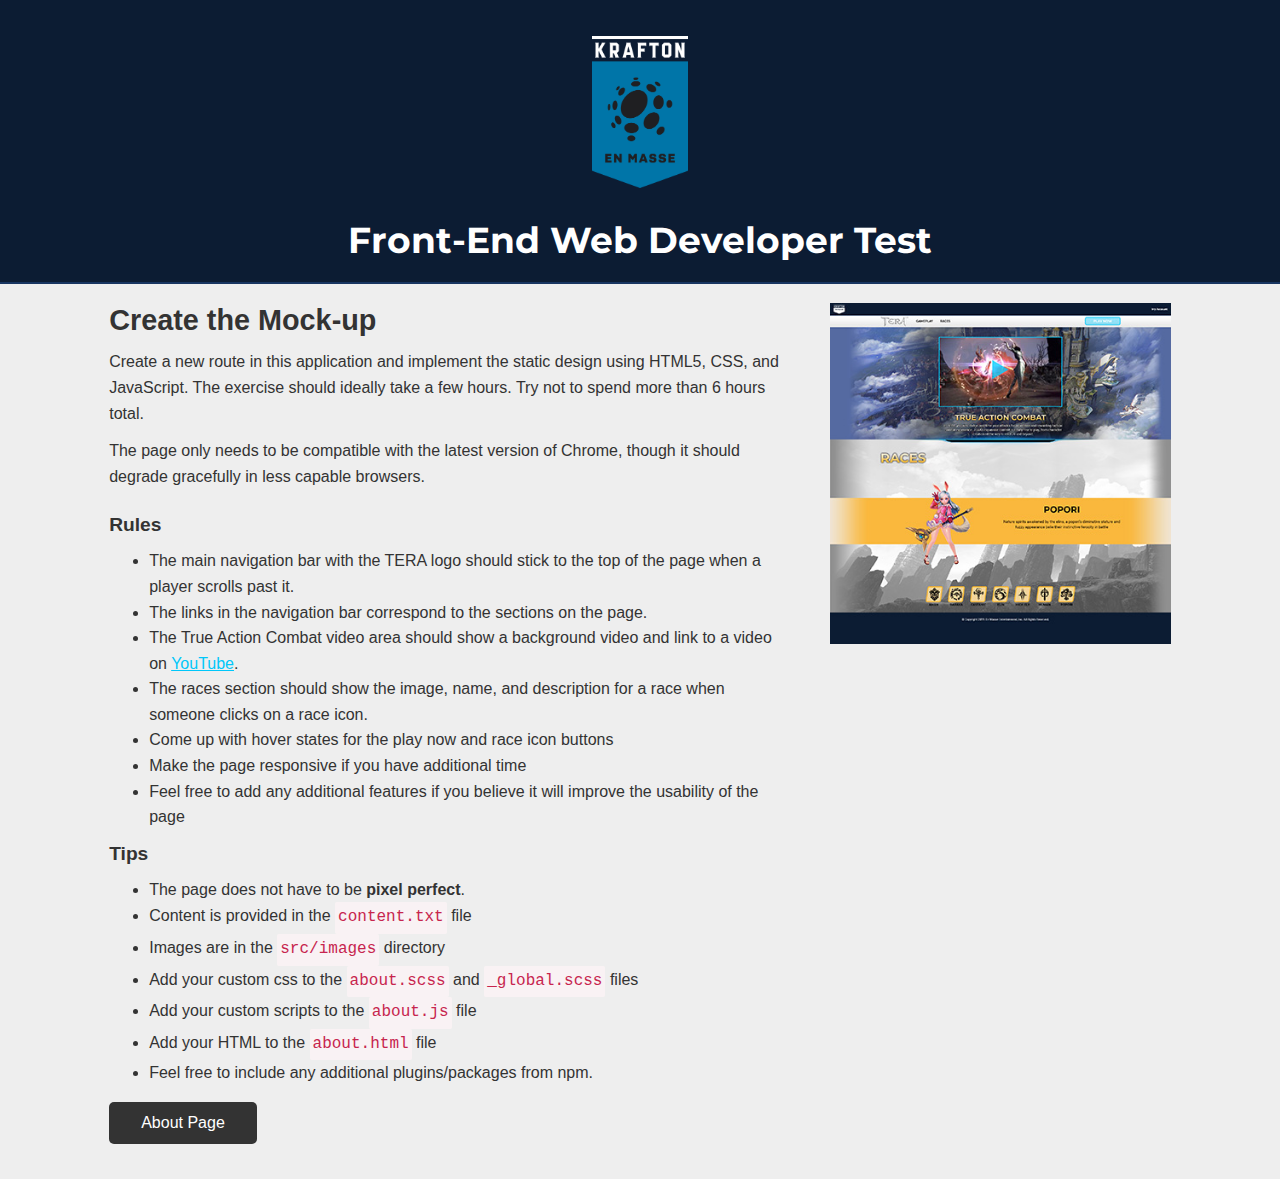
<file: public/index.html>
<!DOCTYPE html>
<html lang="en">
<head>
    <meta charset="utf-8">
    <title>Front-End Web Developer Test | En Masse Entertainment</title>
<link href="../css/index.css" rel="stylesheet"></head>
<body>
    <header class="bg-primary">
        <img src="../images/enmasse-logo-main.png" alt="En Masse Entertainment"/>
        <h1>Front-End Web Developer Test</h1>
    </header>

    <section class="bg-light">
        <div id="instructions" class="container">
            <div class="desc">
                <h2>Create the Mock-up</h2>
                <p>Create a new route in this application and implement the static design using HTML5, CSS, and JavaScript. The exercise should ideally take a few hours. Try not to spend more than 6 hours total.</p>

                <p>The page only needs to be compatible with the latest version of Chrome, though it should degrade gracefully in less capable browsers.</p>

                <h3>Rules</h3>
                <ul>
                    <li>The main navigation bar with the TERA logo should stick to the top of the page when a player scrolls past it.</li>
                    <li>The links in the navigation bar correspond to the sections on the page.</li>
                    <li>The True Action Combat video area should show a background video and link to a video on <a href="https://www.youtube.com/watch?time_continue=2&v=2Le_VBtChpc">YouTube</a>.</li>
                    <li>The races section should show the image, name, and description for a race when someone clicks on a race icon.</li>
                    <li>Come up with hover states for the play now and race icon buttons</li>
                    <li>Make the page responsive if you have additional time</li>
                    <li>Feel free to add any additional features if you believe it will improve the usability of the page</li>
                </ul>

                <h3>Tips</h3>
                <ul>
                    <li>The page does not have to be <strong>pixel perfect</strong>.</li>
                    <li>Content is provided in the <code>content.txt</code> file</li>
                    <li>Images are in the <code>src/images</code> directory</li>
                    <li>Add your custom css to the <code>about.scss</code> and <code>_global.scss</code> files</li>
                    <li>Add your custom scripts to the <code>about.js</code> file</li>
                    <li>Add your HTML to the <code>about.html</code> file</li>
                    <li>Feel free to include any additional plugins/packages from npm.</li>
                </ul>

                <a href="/about.html" class="btn" title="About TERA">About Page</a>
            </div>
            <div class="mockup">
                <a href="../images/mock-up.jpg"><img src="../images/mock-up-thumb.jpg" alt="TERA About page mock-up"/></a>
            </div>
        </div>

    </section>
<script type="text/javascript" src="../js/index.js"></script></body>
</html>
</file>
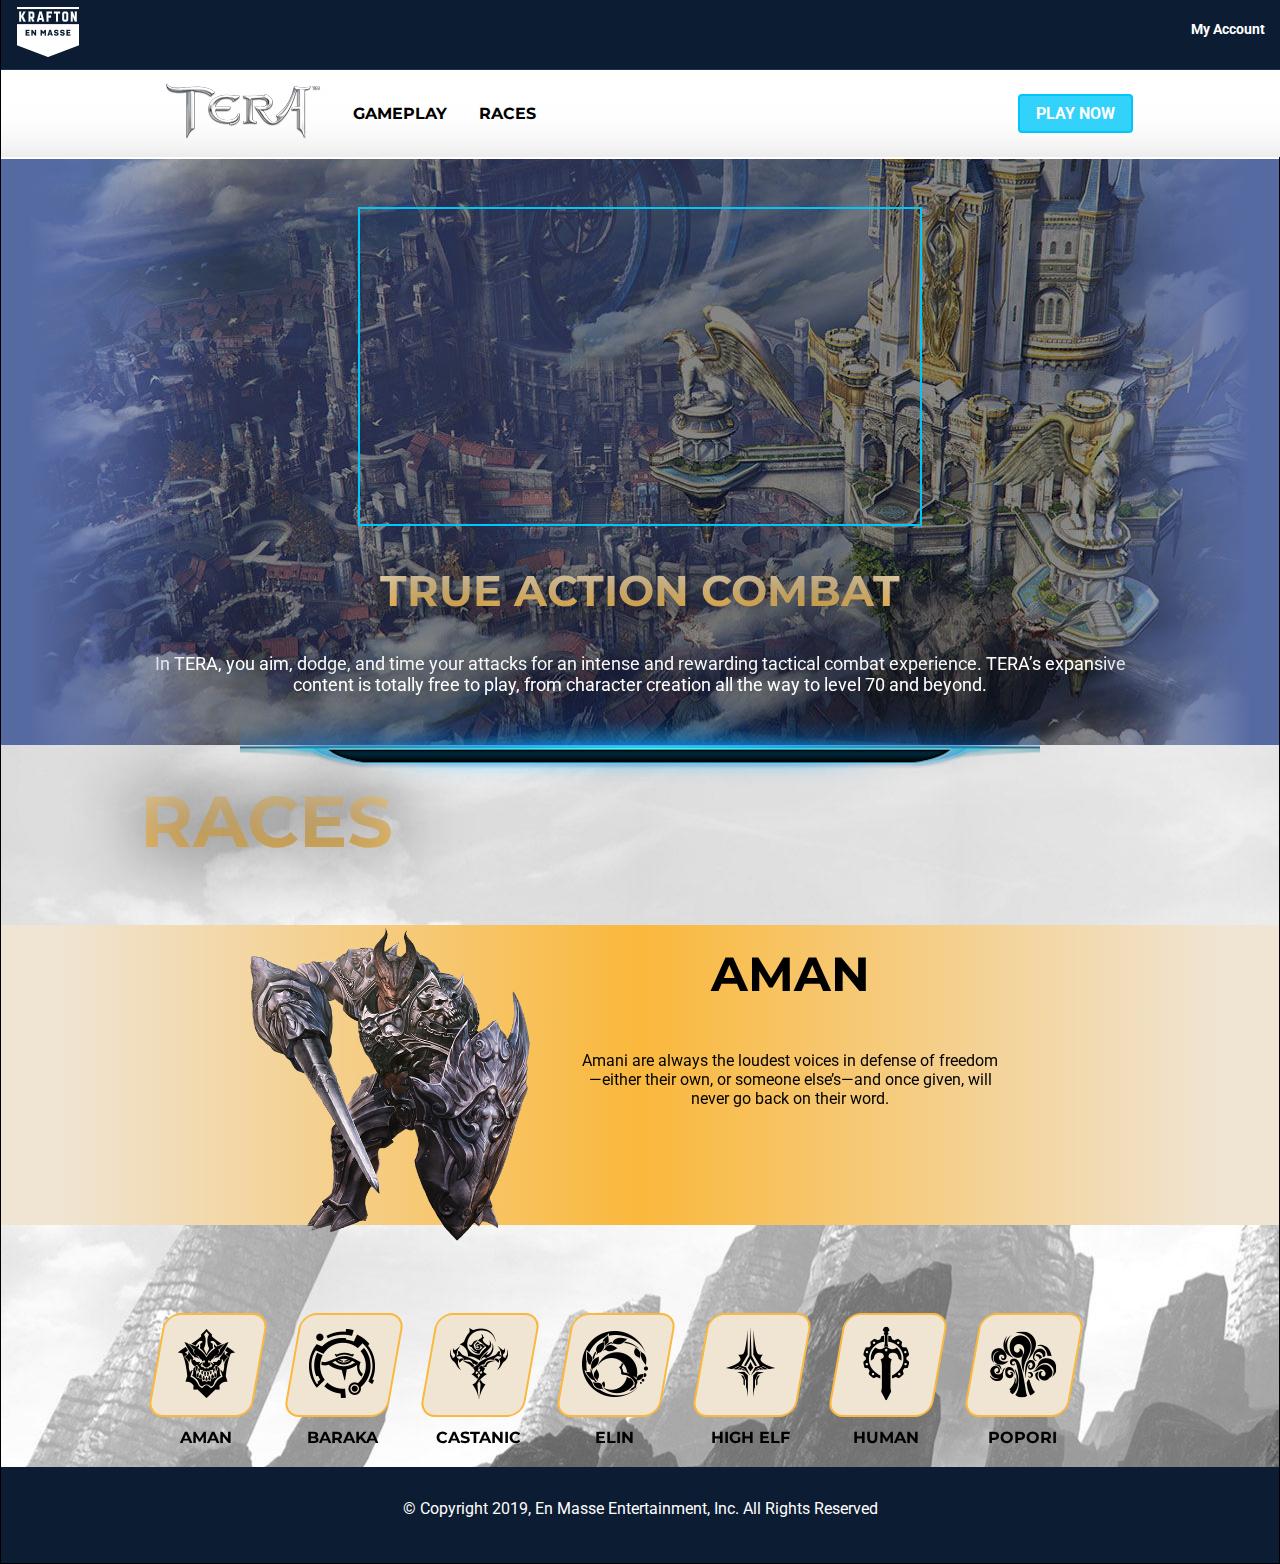
<file: public/about.html>
<!DOCTYPE html>
<html lang="en">
<head>
  <meta charset="UTF-8">
  <meta name="viewport" content="width=device-width, initial-scale=1.0">
  <meta http-equiv="X-UA-Compatible" content="ie=edge">
  <title>About TERA | En Masse Entertainment</title>
  <link href="https://fonts.googleapis.com/css?family=Montserrat|Roboto&display=swap" rel="stylesheet">
<link href="../css/about.css" rel="stylesheet"></head>
<body>
  <div class="container">
    <header>
      <div class="bg-navy eme">
        <a href=" https://wwww.enmasse.com">
          <img src="../images/enmasse_logo.png" alt="En Masse Logo" class="en-masse-logo">
        </a>
        <div class="right">
          <a href="#">My Account</a>
        </div>
      </div>
      <nav>
        <div class="content-wrapper">
          <a href="http://tera.enmasse.com">
          <img src="../images/tera-logo.png" alt="Tera Logo" class="tera-logo">
          </a>
          <a href="#gameplay">GAMEPLAY</a>
          <a href="#races">RACES</a>
          <span class="play-now">
            <a href="http://tera.enmasse.com">
              <p>
                PLAY NOW
              </p>
            </a>
          </span>
        </div>
      </nav>
    </header>
    <section id="gameplay">
      <div class="content-wrapper">
        <iframe width="560" height="315" src="https://www.youtube.com/embed/2Le_VBtChpc" frameborder="0" allow="accelerometer; encrypted-media; gyroscope;"></iframe>
        <h2>TRUE ACTION COMBAT</h2>
        <p>In TERA, you aim, dodge, and time your attacks for an intense and rewarding tactical combat experience. TERA’s expansive content is totally free to play, from character creation all the way to level 70 and beyond.</p>
      </div>
    </section>
    <section id="races">
        <div class="yellow-banner">
        </div>
        <div class="content-wrapper">
        <h2>RACES</h2>
        <article class="race active" id="aman_race">
          <img alt="aman" src="../images/race_aman.png">
          <div class="race-content">
            <h3>AMAN</h3>
            <span>Amani are always the loudest voices in defense of freedom—either their own, or someone else’s—and once given, will never go back on their word.</span>
          </div>
        </article>
        <article class="race" id="baraka_race">
          <img alt="baraka" src="../images/race_baraka.png">
          <div class="race-content">
            <h3>BARAKA</h3>
            <span>A peaceful and noble race, barakas are nonetheless ferocious in defense of the weak.</span>
          </div>
        </article>
        <article class="race" id="castanic_race">
          <img alt="castanic" src="../images/race_castanic.png">
          <div class="race-content">
            <h3>CASTANIC</h3>
            <span>Known for their dark, wry humor and bold manner, castanics refuse to be chained to their dark past, and strive each day to forge a new future.</span>
          </div>
        </article>
        <article class="race" id="elin_race">
          <img alt="elin" src="../images/race_elin.png">
          <div class="race-content">
            <h3>ELIN</h3>
            <span>Never aging, the wise and battleworn elins still appear as vulnerable and innocent as their goddess was in the moment of their creation.</span>
          </div>
        </article>
        <article class="race" id="high-elf_race">
          <img alt="high-elf" src="../images/race_high-elf.png">
          <div class="race-content">
            <h3>HIGH ELF</h3>
            <span>The high elves' historical and magical knowledge make them the caretakers of culture for the entire world.</span>
          </div>
        </article>
        <article class="race" id="human_race">
          <img alt="human" src="../images/race_human.png">
          <div class="race-content">
            <h3>HUMAN</h3>
            <span>Cursed by their creator to wander without a homeland, humans turned adversity to advantage during their long exile by studying the culture and crafts of other races.</span>
          </div>
        </article>
        <article class="race" id="popori_race">
          <img src="../images/race_popori.png">
          <div class="race-content">
            <h3>POPORI</h3>
            <span>Nature spirits awakened by the elins, a popori’s diminutive stature and fuzzy appearance belie their instinctive ferocity in battle.</span>
          </div>
        </article>
        <nav id="race-selections">
          <div class="race-selection" id="aman">
            <div class="skew-box">
            </div>
            <img src="../images/aman.png">
            <p>AMAN</p>
          </div>
          <div class="race-selection" id="baraka">
            <div class="skew-box">
            </div>
            <img src="../images/baraka.png">
            <p>BARAKA</p>
          </div>
          <div class="race-selection" id="castanic">
            <div class="skew-box">
            </div>
            <img src="../images/castanic.png">
            <p>CASTANIC</p>
          </div>
          <div class="race-selection" id="elin">
            <div class="skew-box">
            </div>
            <img src="../images/elin.png">
            <p>ELIN</p>
          </div>
          <div class="race-selection" id="high-elf">
            <div class="skew-box">
            </div>
            <img src="../images/high-elf.png">
            <p>HIGH ELF</p>
          </div>
          <div class="race-selection" id="human">
            <div class="skew-box">
            </div>
            <img src="../images/human.png">
            <p>HUMAN</p>
          </div>
          <div class="race-selection" id="popori">
            <div class="skew-box">
            </div>
            <img src="../images/popori.png">
            <p>POPORI</p>
          </div>
        </nav>
      </div>
    </section>
    <footer class="bg-navy">
      <p>&copy; Copyright 2019, En Masse Entertainment, Inc. All Rights Reserved</p>
    </footer>
  </div>
<script type="text/javascript" src="../js/about.js"></script></body>
</html>
</file>
<file: css/index.css>
@import url(https://fonts.googleapis.com/css?family=Montserrat:700&display=swap);
/* 
* You can import fonts and define variables here
*/

* {
  margin: 0;
  padding: 0;
  box-sizing: border-box; }

body {
  font-family: Arial, Helvetica, sans-serif;
  font-size: 1rem; }

h1 {
  font-family: 'Montserrat', sans-serif;
  font-size: 36px;
  line-height: 1.6; }

h3 {
  font-family: 'Monserrat', sans-serif;
  font-size: 1.2rem;
  line-height: 1.2;
  padding: 0.75rem 0; }

a {
  text-decoration: none; }

code {
  display: inline-block;
  color: #c7254e;
  background: #f9f2f4;
  border-radius: 2px;
  padding: 3px; }

/* Utility Classes */
.bg-primary {
  background: #0c1c33;
  color: #fff; }

.bg-light {
  background: #eee;
  color: #333; }

.container {
  margin: 0 auto;
  max-width: 1100px; }

.btn {
  border: none;
  display: inline-block;
  padding: 0.5rem 2rem;
  background: #333;
  border-radius: 5px;
  margin: 1rem 0;
  color: #fff; }
  .btn:hover {
    background: #555; }

/* Header Area */
header {
  text-align: center;
  padding: 0.75rem;
  border-bottom: 2px solid #183561;
  box-shadow: 0 1px #0c1c33; }
  header img {
    display: block;
    padding: 1.5rem;
    margin: 0 auto;
    height: 200px; }

#instructions {
  display: flex; }
  #instructions h2 {
    font-size: 1.8rem;
    line-height: 1.2;
    margin-bottom: 0.75rem; }
  #instructions .desc {
    flex: 2;
    line-height: 1.6;
    padding: 1.2em; }
    #instructions .desc p {
      margin-bottom: 0.75rem; }
    #instructions .desc li > a {
      text-decoration: underline;
      color: #00c7fa; }
      #instructions .desc li > a:hover {
        color: #009ec7; }
    #instructions .desc ul {
      margin-left: 2.5em; }
  #instructions .mockup {
    flex: 1;
    padding: 1.2em; }
    #instructions .mockup img {
      width: 100%; }

@media (max-width: 600px) {
  #instructions {
    flex-direction: column; } }
</file>
<file: css/about.css>
/*
Fonts from mock up:

EME Bar -  Roboto Bold 14px (Google Font)

Main Menu - Montserrat Bold 16px (Google Font)

Play Button - Montserrat Bold 18px
True Action Combat - Montserrat Bold 42px
True Action Combat Description - Roboto 18px

Races Section Heading - Montserrat Bold 72px
Race Name - Montserrat Bold 48px
Race Description - Roboto 21px
Race Icon Label - Montserrat Bold 16px

Copyright Notice - Roboto 16px
*/
/*
Colors from mock up:

EME Bar - #0c1c33 (main), #183561 (border)

Main Menu - Gradient (#ffffff, #ececec)
Button color - (#00c7fa or rgb(0,199,250))

Headline Gradients - (#f0e4d2, #fab83c)

True Action Combat Section background (#566aa2)

Races Background (#909090)

Races Gold Bar Gradient (#f0e4d2, #fab83c)

Race icon button (#fab83c or rgb(250,184,60))

*/
body {
  background-color: #fff;
  font-size: 16px;
  margin: 0; }

a, a:visited {
  color: #000;
  font-family: 'Montserrat', Helvetica, sans-serif;
  text-decoration: none; }

a:hover {
  color: #555; }

h2 {
  background: -webkit-linear-gradient(#f0e4d2, #fab83c);
  -webkit-background-clip: text;
  color: white;
  -webkit-text-fill-color: transparent; }

h2, h3 {
  font-family: 'Montserrat', Helvetica, sans-serif;
  font-weight: 700; }

span {
  width: 100%; }

p, span {
  font-family: 'Roboto', Helvetica, sans-serif; }

p {
  text-align: center; }

.content-wrapper {
  margin: 0 auto;
  max-width: 1000px;
  padding: 0 1rem; }

.bg-navy {
  background-color: #0c1c33;
  color: #fff; }
  .bg-navy a {
    color: #fff; }

.right {
  float: right; }

.container {
  border: 1px solid black;
  margin: 0 auto;
  max-width: 1440px; }
  .container header {
    position: fixed;
    width: 100%;
    top: -1px;
    z-index: 3; }
    .container header .eme {
      border-bottom: 1px solid #183561;
      box-sizing: border-box;
      padding: .5rem 1rem;
      width: 100%; }
      .container header .eme .right {
        display: inline-block;
        padding-top: 13px; }
      .container header .eme a {
        font-family: 'Roboto', Helvetica, sans-serif;
        font-size: .875rem;
        font-weight: 700; }
    .container header nav {
      background: linear-gradient(#fff, 85%, #ececec); }
      .container header nav .content-wrapper {
        align-items: center;
        box-sizing: border-box;
        display: flex;
        flex-direction: row;
        font-weight: 700;
        padding: .5rem; }
        .container header nav .content-wrapper a {
          justify-content: center;
          margin: auto 1rem; }
        .container header nav .content-wrapper .play-now {
          flex: 8;
          text-align: right; }
          .container header nav .content-wrapper .play-now p {
            background-color: rgba(0, 199, 250, 0.8);
            border: 2px solid #00c7fa;
            border-radius: .25rem;
            color: #fff;
            display: inline-block;
            float: right;
            padding: .5rem 1rem; }
          .container header nav .content-wrapper .play-now p:hover {
            background-color: rgba(0, 199, 250, 0.6); }
  .container #gameplay {
    background-color: #566aa2;
    background: url(../images/background-tac.jpg) no-repeat center center;
    box-sizing: border-box;
    margin-top: 158px;
    padding: 3rem 1rem 2rem 1rem;
    position: relative; }
    .container #gameplay .content-wrapper {
      max-width: 1000px;
      text-align: center; }
      .container #gameplay .content-wrapper iframe {
        border: 2px solid #00c7fa; }
      .container #gameplay .content-wrapper h2 {
        font-size: 2.66rem;
        text-align: center;
        text-shadow: #000 1px 0 3.12rem; }
      .container #gameplay .content-wrapper p {
        color: #fff;
        font-size: 1.12rem;
        text-shadow: #000 1px 0 1.6rem; }
  .container #gameplay::before {
    background: linear-gradient(to right, #566aa2 15%, transparent);
    content: '';
    position: absolute;
    left: 0;
    top: 0;
    height: 100%;
    width: 15%;
    z-index: 1; }
  .container #gameplay::after {
    background: linear-gradient(to left, #566aa2 15%, transparent);
    content: '';
    position: absolute;
    right: 0;
    top: 0;
    height: 100%;
    width: 15%;
    z-index: 1; }
  .container #races::before {
    background: url(../images/divider.png) no-repeat center;
    content: '';
    position: absolute;
    top: -50px;
    max-width: 800px;
    width: 100%;
    height: 90px;
    right: 0;
    left: 0;
    margin: auto;
    z-index: 2; }
  .container #races {
    background: url(../images/background_races.jpg) no-repeat top center;
    position: relative; }
    .container #races h2 {
      font-size: 4.5rem;
      margin: 0;
      padding: 2rem 0;
      text-shadow: #000 1px 0 4.8rem; }
    .container #races h3 {
      font-size: 3rem; }
    .container #races .yellow-banner {
      position: absolute;
      width: 100%;
      top: 25%;
      background: linear-gradient(to left, #f0e4d2 5%, #fab83c, #f0e4d2 95%);
      height: 300px; }
    .container #races .race {
      display: none;
      margin: 0 auto;
      max-width: 800px;
      position: relative;
      z-index: 1; }
      .container #races .race img {
        max-width: 300px;
        flex: 3; }
      .container #races .race .race-content {
        box-sizing: border-box;
        display: inline-block;
        padding: 0 5%;
        flex: 7;
        text-align: center; }
    .container #races .race.active {
      display: flex; }
    .container #races #race-selections {
      margin: 3rem 0 0 0; }
      .container #races #race-selections .race-selection {
        cursor: pointer;
        display: inline-block;
        position: relative;
        margin: 0 1rem;
        height: 150px;
        width: 100px; }
        .container #races #race-selections .race-selection .skew-box {
          background-color: #f0e4d2;
          border: 2px solid #fab83c;
          height: 100px;
          width: 100px;
          position: absolute;
          transform: skew(-10deg);
          border-radius: 1rem; }
        .container #races #race-selections .race-selection .skew-box:hover {
          background-color: #fab83c; }
        .container #races #race-selections .race-selection img {
          padding: 12.5px;
          position: absolute;
          pointer-events: none;
          z-index: 1; }
        .container #races #race-selections .race-selection p {
          font-family: 'Montserrat';
          font-weight: 700;
          position: absolute;
          bottom: 0;
          left: 50%;
          margin-left: -50%;
          width: 100%; }
  .container footer {
    height: 4rem;
    padding: 1rem; }
</file>
